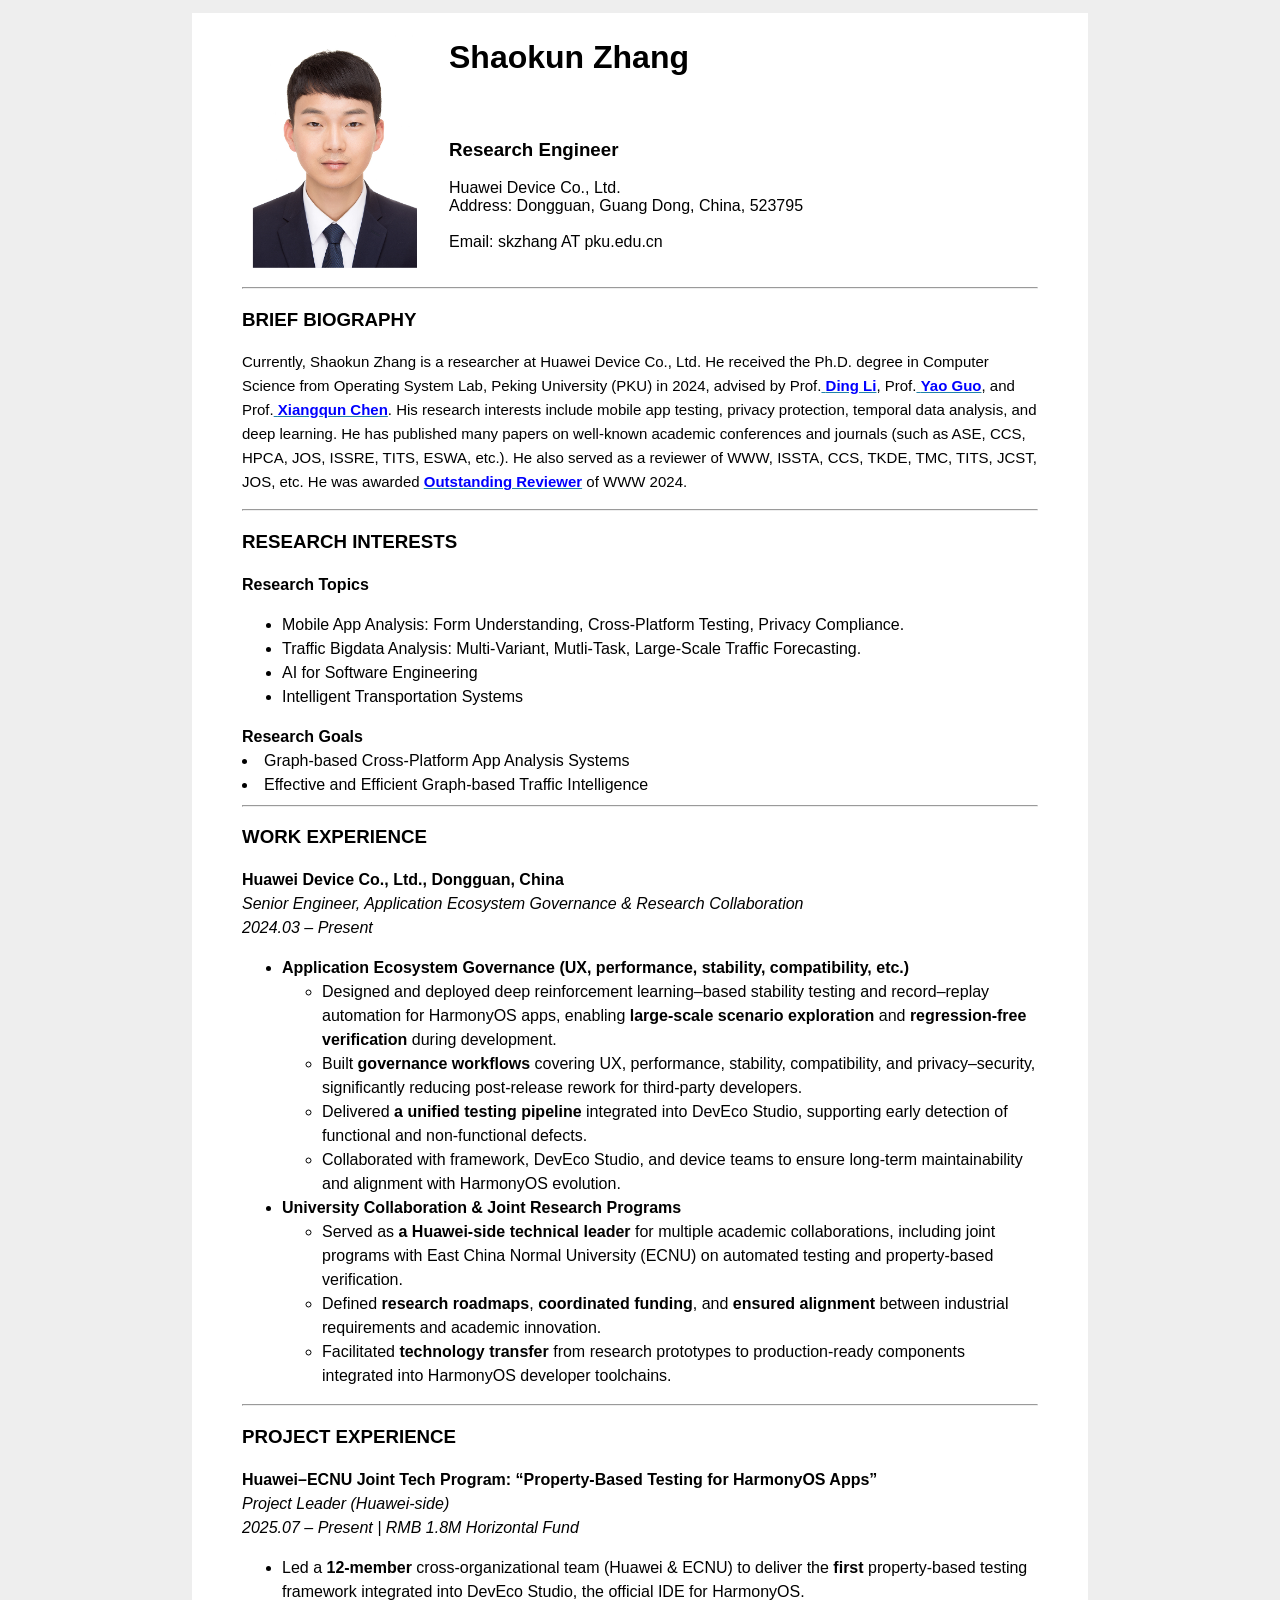
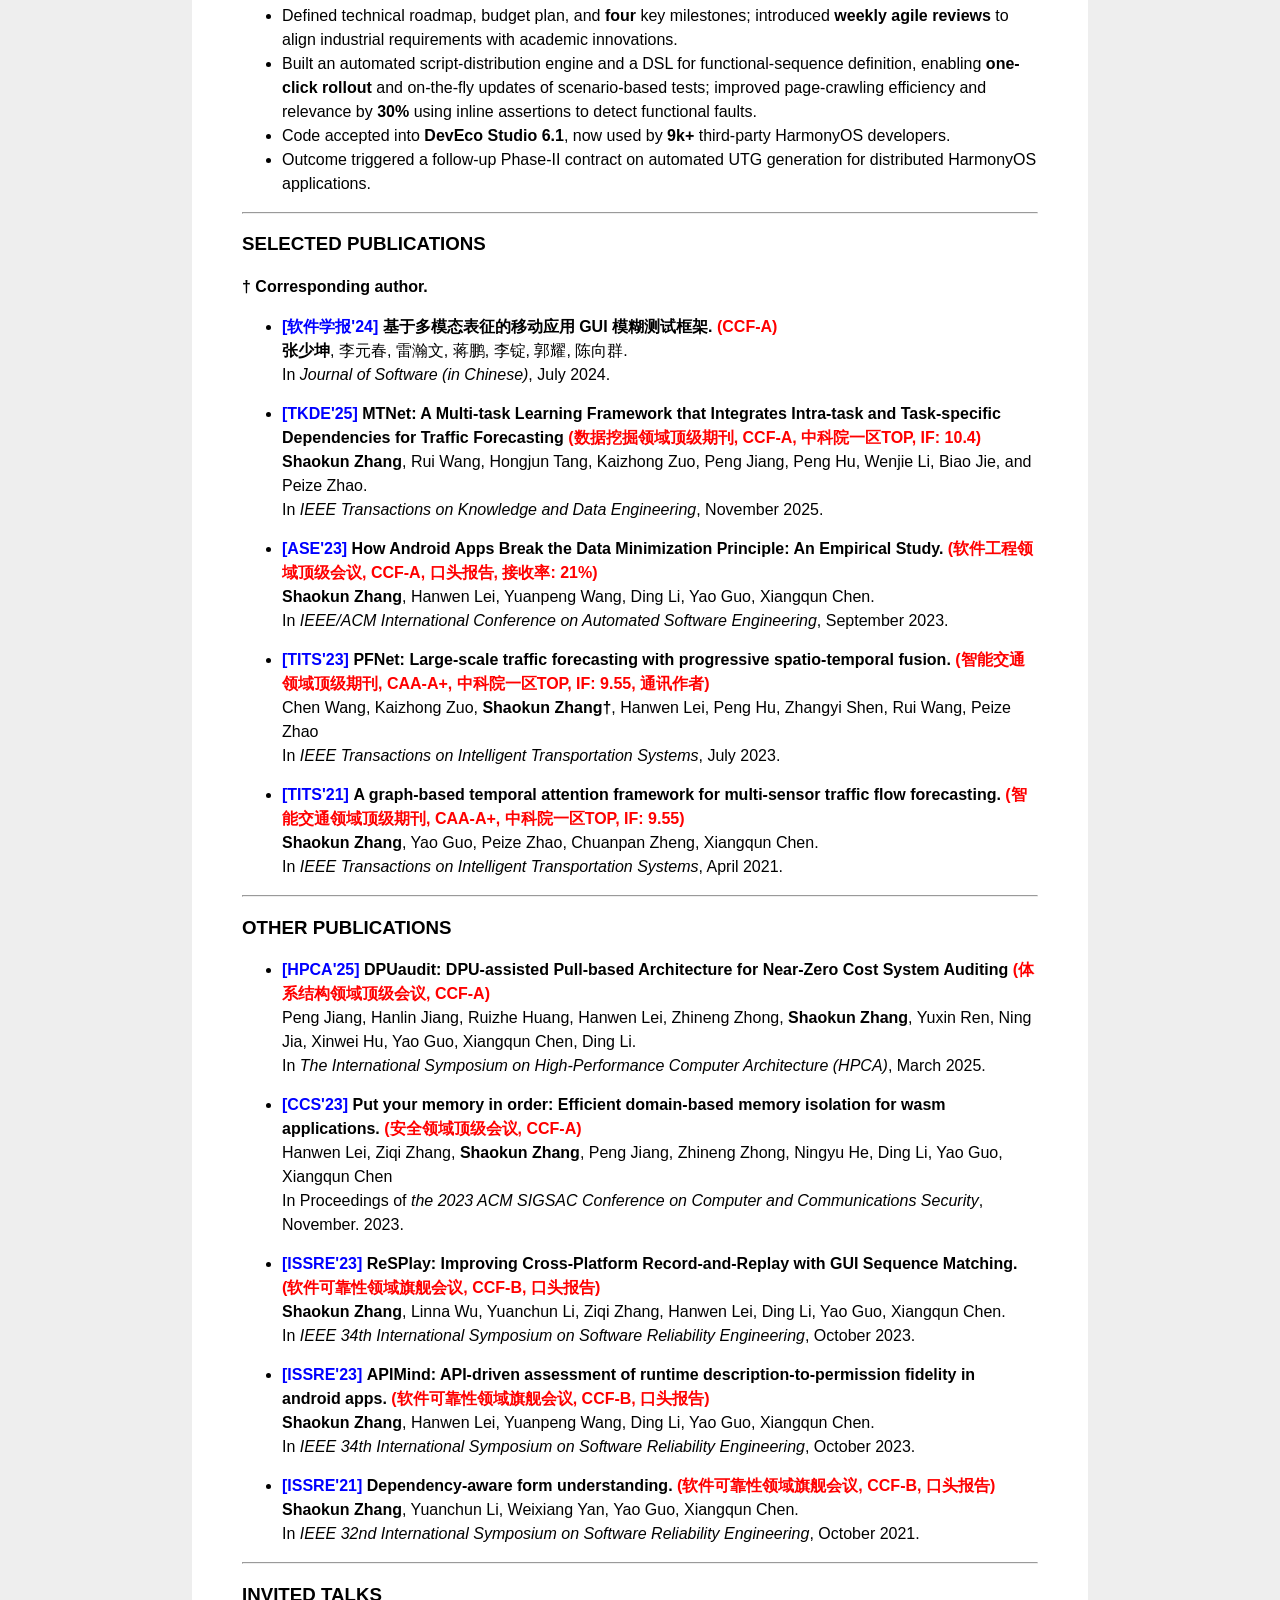
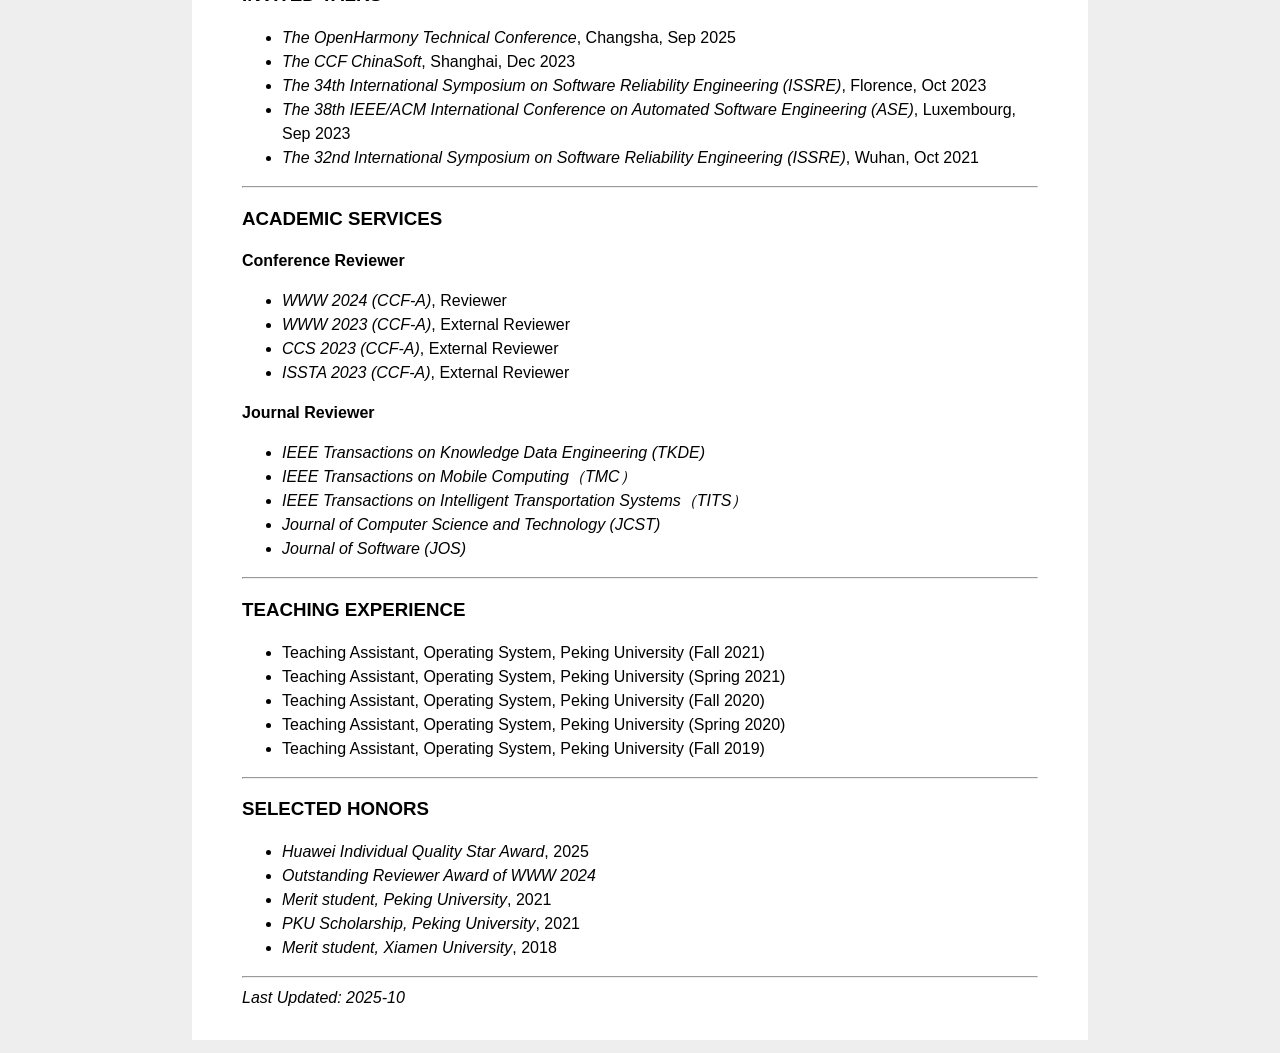
<file: index.html>
<html><head>
<meta http-equiv="Content-Type" content="text/html; charset=utf-8" />
<meta name="keywords" content="Shaokun Zhang, Zhang Shaokun, shaokun, Huawei, Peking University, PKU">
<meta name="description" content="Welcome to Shaokun Zhang's homepage">
<link href="main.css" media="all" rel="stylesheet">
<title>Welcome to Shaokun Zhang's Homepage</title>
<style>
    .list-style1 li{
        margin-bottom: 15px;
    }
</style>
</head>

<body>
<!--<table id="tbInformation" width="100%">-->
<table id="tbInformation" width="100%">
	<tr>
		<td rowspan="3" align="left" width="200">
			<!-- <img src="ju2.jpg" border="0" width="331" height="230" alt="Ju Ren"> -->
		<img src="shaokun.jpg" border="0" width="180" height="250" alt="Shaokun Zhang">
		<!-- <img src="ju.jpg" border="0" width="238" height="246" alt="Ju Ren"> -->
		</td>
		<td>
		<h1>Shaokun Zhang</h1>
		</td>
	</tr>
	<tr>
		<td>
            <h3>Research Engineer</h3>
            <!--<i>Research Associate Professor, PhD Advisor</i>-->
            Huawei Device Co., Ltd. 
		&nbsp;&nbsp;&nbsp;<br>Address: Dongguan, Guang Dong, China, 523795  <br><br>
<!-- 		&nbsp;&nbsp;&nbsp;Tel: +86 519-885-1211 Ext. 31778 <br> -->
		Email: skzhang AT pku.edu.cn
		</td>
	</tr>
</table>
<hr>
<h3>BRIEF BIOGRAPHY</h3>
<p>Currently, Shaokun Zhang is a researcher at Huawei Device Co., Ltd. He received the Ph.D. degree in Computer Science from Operating System Lab, Peking University (PKU) in 2024, advised by Prof.<a href="https://marapapman.github.io/" target="_blank"> <font color="blue"><b>Ding Li</b></font></a>, Prof.<a href="https://scholar.google.com/citations?user=hhqHJpMAAAAJ&hl=en" target="_blank"> <font color="blue"><b>Yao Guo</b></font></a>, and Prof.<a href="https://dblp.org/pid/49/628.html" target="_blank"> <font color="blue"><b>Xiangqun Chen</b></font></a>. His research interests include mobile app testing, privacy protection, temporal data analysis, and deep learning. He has published many papers on well-known academic conferences and journals (such as ASE, CCS, HPCA, JOS, ISSRE, TITS, ESWA, etc.). He also served as a reviewer of WWW, ISSTA, CCS, TKDE, TMC, TITS, JCST, JOS, etc. He was awarded <a href="https://www2024.thewebconf.org/organization/reviewers-of-research-tracks/"><font color="blue"><b>Outstanding Reviewer</b></font></a> of WWW 2024.</p>


<hr>
<h3>RESEARCH INTERESTS</h3>
<b>Research Topics</b>
<ul>
    <li>Mobile App Analysis: Form Understanding, Cross-Platform Testing, Privacy Compliance. </li>
    <li>Traffic Bigdata Analysis: Multi-Variant, Mutli-Task, Large-Scale Traffic Forecasting. </li>
    <li>AI for Software Engineering</li>
    <li>Intelligent Transportation Systems</li>
</ul>
<b>Research Goals</b>
<li>Graph-based Cross-Platform App Analysis Systems</li>
<li>Effective and Efficient Graph-based Traffic Intelligence</li>

<hr>
<h3>WORK EXPERIENCE</h3>

<b>Huawei Device Co., Ltd., Dongguan, China</b>
<br><i>Senior Engineer, Application Ecosystem Governance & Research Collaboration</i>
<br><i>2024.03 – Present</i>

<ul>
    <li><b>Application Ecosystem Governance (UX, performance, stability, compatibility, etc.)</b></li>
    <ul>
        <li>Designed and deployed deep reinforcement learning–based stability testing and record–replay automation for HarmonyOS apps, enabling <b>large-scale scenario exploration</b> and <b>regression-free verification</b> during development.</li>
        <li>Built <b>governance workflows</b> covering UX, performance, stability, compatibility, and privacy–security, significantly reducing post-release rework for third-party developers.</li>
        <li>Delivered <b>a unified testing pipeline</b> integrated into DevEco Studio, supporting early detection of functional and non-functional defects.</li>
        <li>Collaborated with framework, DevEco Studio, and device teams to ensure long-term maintainability and alignment with HarmonyOS evolution.</li>
    </ul>

    <li><b>University Collaboration & Joint Research Programs</b></li>
    <ul>
        <li>Served as <b>a Huawei-side technical leader</b> for multiple academic collaborations, including joint programs with East China Normal University (ECNU) on automated testing and property-based verification.</li>
        <li>Defined <b>research roadmaps</b>, <b>coordinated funding</b>, and <b>ensured alignment</b> between industrial requirements and academic innovation.</li>
        <li>Facilitated <b>technology transfer</b> from research prototypes to production-ready components integrated into HarmonyOS developer toolchains.</li>
    </ul>
</ul>


<hr>
<h3>PROJECT EXPERIENCE</h3>

<b>Huawei–ECNU Joint Tech Program: “Property-Based Testing for HarmonyOS Apps”</b>
<br><i>Project Leader (Huawei-side)</i>
<br><i>2025.07 – Present | RMB 1.8M Horizontal Fund</i>

<ul>
    <li>Led a <b>12-member</b> cross-organizational team (Huawei & ECNU) to deliver the <b>first</b> property-based testing framework integrated into DevEco Studio, the official IDE for HarmonyOS.</li>
    <li>Defined technical roadmap, budget plan, and <b>four</b> key milestones; introduced <b>weekly agile reviews</b> to align industrial requirements with academic innovations.</li>
    <li>Built an automated script-distribution engine and a DSL for functional-sequence definition, enabling <b>one-click rollout</b> and on-the-fly updates of scenario-based tests; improved page-crawling efficiency and relevance by <b>30%</b> using inline assertions to detect functional faults.</li>
    <li>Code accepted into <b>DevEco Studio 6.1</b>, now used by <b>9k+</b> third-party HarmonyOS developers.</li>
    <li>Outcome triggered a follow-up Phase-II contract on automated UTG generation for distributed HarmonyOS applications.</li>
</ul>

	
<hr>
<h3>SELECTED PUBLICATIONS</h3>
<font color="black"><b>† Corresponding author.</b></font>
<ul class="list-style1">
	<li class="STYLE1"> <font color="blue"><b>[软件学报'24]</b></font> <b>基于多模态表征的移动应用 GUI 模糊测试框架.</b>  <font color="red"><b>(CCF-A)</b></font>
        <br><b>张少坤</b>, 李元春, 雷瀚文, 蒋鹏, 李锭, 郭耀, 陈向群.
        <br>In <i>Journal of Software (in Chinese)</i>, July 2024. </li>
        <!-- <br> -->
	
    <li class="STYLE1", margin-bottom: 10px> <font color="blue"><b>[TKDE'25]</b></font> <b>MTNet: A Multi-task Learning Framework that Integrates Intra-task and Task-specific Dependencies for Traffic Forecasting</b>  <font color="red"><b>(数据挖掘领域顶级期刊, CCF-A, 中科院一区TOP, IF: 10.4)</b></font>
        <br><b>Shaokun Zhang</b>, Rui Wang, Hongjun Tang, Kaizhong Zuo, Peng Jiang, Peng Hu, Wenjie Li, Biao Jie, and Peize Zhao.
        <br>In <i>IEEE Transactions on Knowledge and Data Engineering</i>, November 2025. </li>
        <!-- <br> -->

    <li class="STYLE1"> <font color="blue"><b>[ASE'23]</b></font> <b>How Android Apps Break the Data Minimization Principle: An Empirical Study.</b>  <font color="red"><b>(软件工程领域顶级会议, CCF-A, 口头报告, 接收率: 21%)</b></font>
        <br><b>Shaokun Zhang</b>, Hanwen Lei, Yuanpeng Wang, Ding Li, Yao Guo, Xiangqun Chen.
        <br>In <i>IEEE/ACM International Conference on Automated Software Engineering</i>, September 2023. </li>
        <!-- <br> -->

    <li class="STYLE1"> <font color="blue"><b>[TITS'23]</b></font> <b>PFNet: Large-scale traffic forecasting with progressive spatio-temporal fusion.</b>  <font color="red"><b>(智能交通领域顶级期刊, CAA-A+, 中科院一区TOP, IF: 9.55, 通讯作者)</b></font>
        <br>Chen Wang, Kaizhong Zuo, <b>Shaokun Zhang†</b>, Hanwen Lei, Peng Hu, Zhangyi Shen, Rui Wang, Peize Zhao
        <br>In <i>IEEE Transactions on Intelligent Transportation Systems</i>, July 2023. </li>
        <!-- <br> -->

    <li class="STYLE1"> <font color="blue"><b>[TITS'21]</b></font> <b>A graph-based temporal attention framework for multi-sensor traffic flow forecasting.</b>  <font color="red"><b>(智能交通领域顶级期刊, CAA-A+, 中科院一区TOP, IF: 9.55)</b></font>
        <br><b>Shaokun Zhang</b>, Yao Guo, Peize Zhao, Chuanpan Zheng, Xiangqun Chen.
        <br>In <i>IEEE Transactions on Intelligent Transportation Systems</i>, April 2021. </li>
        <!-- <br> -->

</ul>
<hr>

<h3>OTHER PUBLICATIONS</h3>
<ul class="list-style1">
	<li class="STYLE1", margin-bottom: 10px> <font color="blue"><b>[HPCA'25]</b></font> <b>DPUaudit: DPU-assisted Pull-based Architecture for Near-Zero Cost System Auditing</b>  <font color="red"><b>(体系结构领域顶级会议, CCF-A)</b></font>
        <br>Peng Jiang, Hanlin Jiang, Ruizhe Huang, Hanwen Lei, Zhineng Zhong, <b>Shaokun Zhang</b>, Yuxin Ren, Ning Jia, Xinwei Hu, Yao Guo, Xiangqun Chen, Ding Li.
        <br>In <i>The International Symposium on High-Performance Computer Architecture (HPCA)</i>, March 2025. </li>
        <!-- <br> -->

	<li class="STYLE1"> <font color="blue"><b>[CCS'23]</b></font> <b>Put your memory in order: Efficient domain-based memory isolation for wasm applications.</b>  <font color="red"><b>(安全领域顶级会议, CCF-A)</b></font>
        <br>Hanwen Lei, Ziqi Zhang, <b>Shaokun Zhang</b>, Peng Jiang, Zhineng Zhong, Ningyu He, Ding Li, Yao Guo, Xiangqun Chen
        <br>In Proceedings of <i>the 2023 ACM SIGSAC Conference on Computer and Communications Security</i>, November. 2023. </li>
        <!-- <br> -->
	
    <li class="STYLE1"> <font color="blue"><b>[ISSRE'23]</b></font> <b>ReSPlay: Improving Cross-Platform Record-and-Replay with GUI Sequence Matching.</b>  <font color="red"><b>(软件可靠性领域旗舰会议, CCF-B, 口头报告)</b></font>
        <br><b>Shaokun Zhang</b>, Linna Wu, Yuanchun Li, Ziqi Zhang, Hanwen Lei, Ding Li, Yao Guo, Xiangqun Chen.
        <br>In <i>IEEE 34th International Symposium on Software Reliability Engineering</i>, October 2023. </li>
        <!-- <br> -->

    <li class="STYLE1"> <font color="blue"><b>[ISSRE'23]</b></font> <b>APIMind: API-driven assessment of runtime description-to-permission fidelity in android apps.</b>  <font color="red"><b>(软件可靠性领域旗舰会议, CCF-B, 口头报告)</b></font>
        <br><b>Shaokun Zhang</b>, Hanwen Lei, Yuanpeng Wang, Ding Li, Yao Guo, Xiangqun Chen.
        <br>In <i>IEEE 34th International Symposium on Software Reliability Engineering</i>, October 2023. </li>
        <!-- <br> -->

     <li class="STYLE1"> <font color="blue"><b>[ISSRE'21]</b></font> <b>Dependency-aware form understanding.</b>  <font color="red"><b>(软件可靠性领域旗舰会议, CCF-B, 口头报告)</b></font>
        <br> <b>Shaokun Zhang</b>, Yuanchun Li, Weixiang Yan, Yao Guo, Xiangqun Chen.
        <br>In <i>IEEE 32nd International Symposium on Software Reliability Engineering</i>, October 2021. </li>
        <!-- <br> -->
</ul>
<hr>

<h3>INVITED TALKS</h3>
<ul>
	<li><i>The OpenHarmony Technical Conference</i>, Changsha, Sep 2025</li>
    <li><i>The CCF ChinaSoft</i>, Shanghai, Dec 2023</li>
    <li><i>The 34th International Symposium on Software Reliability Engineering (ISSRE)</i>, Florence, Oct 2023</li>
    <li><i>The 38th IEEE/ACM International Conference on Automated Software Engineering (ASE)</i>, Luxembourg, Sep 2023</li>
    <li><i>The 32nd International Symposium on Software Reliability Engineering (ISSRE)</i>, Wuhan, Oct 2021</li>
</ul>
<!-- <hr>
<h3>FUNDING &amp; PROJECTS</h3>
<ul>
<li><i>Hunan Provincial Innovation Foundation For Postgraduate</i>, 2013-2015</li>
<li><i>Mittal Innovation Project of Central South University (no. 12MX15)</i>, 2013-2014</li>
</ul> -->
<hr>
<h3>ACADEMIC SERVICES</h3>
    <b>Conference Reviewer</b>
<ul>
    <li><i>WWW 2024 (CCF-A)</i>, Reviewer</li>
    <li><i>WWW 2023 (CCF-A)</i>, External Reviewer</li>
    <li><i>CCS 2023 (CCF-A)</i>, External Reviewer</li>
    <li><i>ISSTA 2023 (CCF-A)</i>, External Reviewer</li>
</ul>
    <b>Journal Reviewer</b>
<ul>
    <li><i>IEEE Transactions on Knowledge Data Engineering (TKDE)</i> </li>
    <li><i>IEEE Transactions on Mobile Computing（TMC）</i> </li>
    <li><i>IEEE Transactions on Intelligent Transportation Systems（TITS）</i> </li>
    <li><i>Journal of Computer Science and Technology (JCST)</i></li>
    <li><i>Journal of Software (JOS) </i></li>
</ul>

<hr>
<h3>TEACHING EXPERIENCE</h3>
<ul>
    <li>Teaching Assistant, Operating System, Peking University (Fall 2021)</li>
    <li>Teaching Assistant, Operating System, Peking University (Spring 2021)</li>
    <li>Teaching Assistant, Operating System, Peking University (Fall 2020)</li>
    <li>Teaching Assistant, Operating System, Peking University (Spring 2020)</li>
    <li>Teaching Assistant, Operating System, Peking University (Fall 2019)</li>
</ul>
<hr>
<h3>SELECTED HONORS</h3>
<ul>
	<li><i>Huawei Individual Quality Star Award</i>, 2025</li>
    <li><i>Outstanding Reviewer Award of WWW 2024</i></li>
    <li><i>Merit student, Peking University</i>, 2021</li>
    <li><i>PKU Scholarship, Peking University</i>, 2021</li>
    <li><i>Merit student, Xiamen University</i>, 2018</li>
</ul>

<hr>
<!-- <div id="clustrmaps-widget"></div><script type="text/javascript">var _clustrmaps = {'url' : 'http://ece.uwaterloo.ca/~j27ren/', 'user' : 1160185, 'server' : '4', 'id' : 'clustrmaps-widget', 'version' : 1, 'date' : '2015-02-26', 'lang' : 'en', 'corners' : 'square' };(function (){ var s = document.createElement('script'); s.type = 'text/javascript'; s.async = true; s.src = 'http://www4.clustrmaps.com/counter/map.js'; var x = document.getElementsByTagName('script')[0]; x.parentNode.insertBefore(s, x);})();</script><noscript><a href="http://www4.clustrmaps.com/user/ff811b3f9"><img src="http://www4.clustrmaps.com/stats/maps-no_clusters/ece.uwaterloo.ca-~j27ren--thumb.jpg" alt="Locations of visitors to this page" /></a></noscript> -->
<!--My homepage has been visited &nbsp;<a target="_blank" title="Visit Counter" href="http://gostats.cn"><img alt="Visit Counter"
src="http://c4.gostats.cn/bin/count/a_396045/t_7/i_54/z_0/show_hits/counter.png"
style="border-width:0" /></a> &nbsp;times since 2015-06-05.-->
<em>Last Updated: 2025-10</em>
</body>

</html>
</file>
<file: main.css>
html {
  background-color: #eeeeee; 
}

body { 
  font-family: Georgia, Helvetica, Arial, Verdana, san-serif, Times;
  color: #000;
  background-color: #ffffff; 
  text-align:left; /* for IE */
  margin-top: 1%;
  margin-bottom: 1%;
  margin-left: 15%;
  margin-right: 15%;
  padding-left:  50px;
  padding-right: 50px;
  padding-top: 10px;
  padding-bottom: 30px;
  /*max-width: 1000px;*/
  line-height:150%;
}

table{ background-color: #ffffff; }

a, a:link, a:visited {
  color: #1f82a9;
  background:transparent text-decoration: underline;
  cursor:pointer; background-color:underline
}
a:hover {
  color: #006699;
  background:inherit;
  text-decoration: underline;
}

img { border: 0; }

h1,h2,h3,h4 { font-family: Georgia,Helvetica,Arial,Verdana, san-serif, Times; }

p { font-size:15;}
</file>
